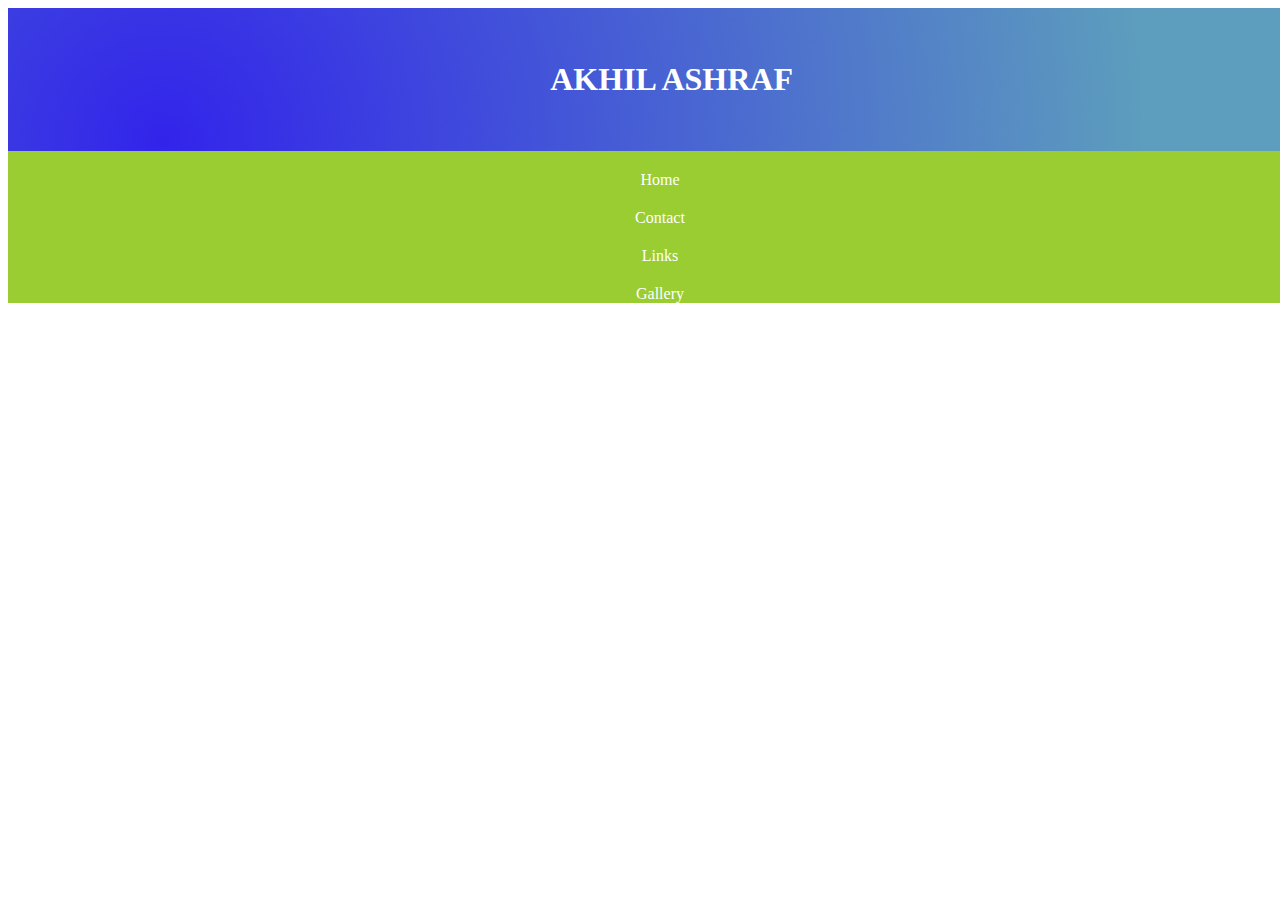
<file: index.html>
<!DOCTYPE html>
<html>
    <head>
        <link rel="stylesheet" href="style.css">
        <meta name="viewport" content="width=device-width, initial-scale=1.0">
    </head>
    <body>
        <div>
            <div class="head">
                    <h1>AKHIL ASHRAF</h1>
            </div>
            <div class="container">
                <a href="">Home</a>
                <a href="contact.html">Contact</a>
                <a href="">Links</a>
                <a href="">Gallery</a>
            </div>
            <div class="main">
                <iframe src=""></iframe>
            </div>
        </div>
    </body>
</html>
</file>
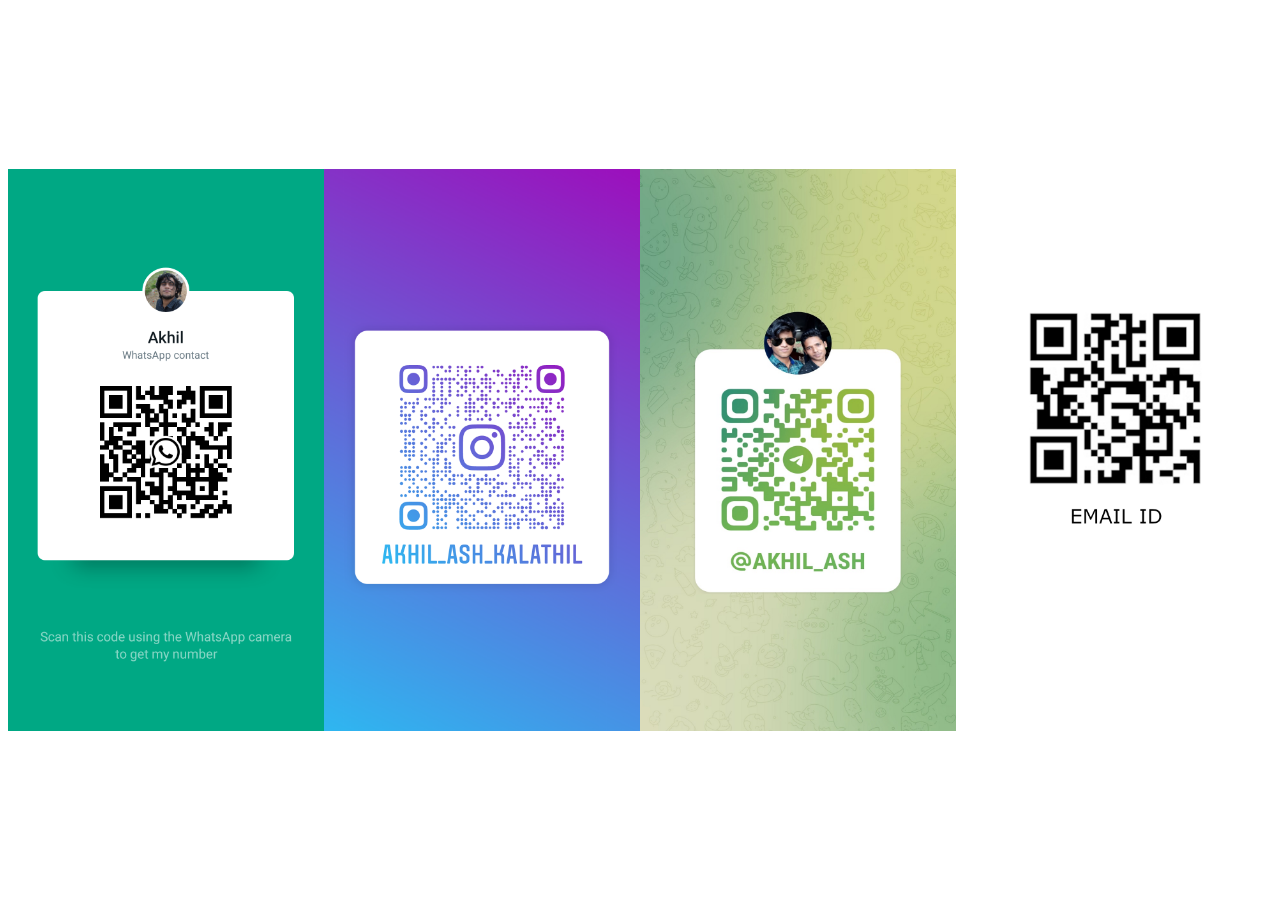
<file: contact.html>
<html>
    <head>
        <meta name="viewport" content="width=device-width, initial-scale=1.0">
        <style>
            div 
                {
                    float: left;
                    width: 25%;
                    height: 100%;
                    display: flex;
                }
            img
                {
                    object-fit: scale-down;
                    max-width: 100%;
                    max-height: 100%;
                }
        </style>

    </head>
    <body>
            <div>
                <img src="wa.png" alt="whatsapp">
            </div>
            <div>
                <img src="in.png" alt="instagram" >
            </div>
            <div>
                <img src="tel.jpg" alt="telegram">
            </div>
            <div>
                <img src="em.png" alt="email">
            </div>
    </body>
</html>
</file>
<file: style.css>
a
    {
        text-decoration: none;
        color: white;
        padding:20px 20px 0px 20px;
        background-color: yellowgreen;
        display: block; 
        text-align: center;
        width:100%;
        
    }
a:hover
    {
        background-color: black;
    }
.main
    {
        width: 100;
        height:100%;
        background-color:;
    }
.container
    {
        display:block;
        width:100%;
    }
iframe
    {
        border: none;
        width: 100%;
        height: 100%;
    }
.head
    {
        align-content: center;
        text-align: center;
        padding: 2.5%;
        background-image:url("i.png");
        color: white;
        width:100%;
    }
</file>
